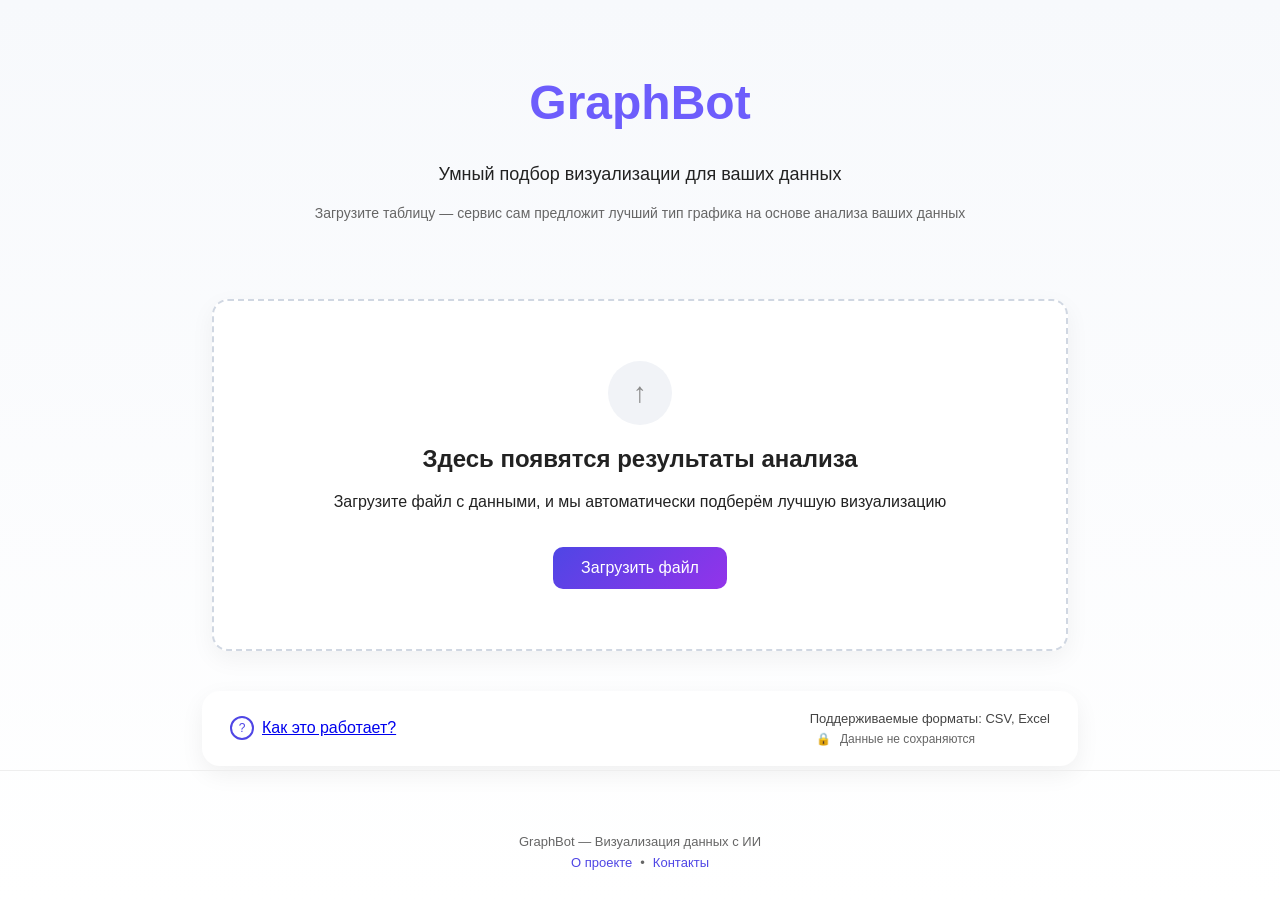
<file: site/index.html>
<!DOCTYPE html>
<html lang="ru">
<head>
    <meta charset="UTF-8">
    <title>GraphBot</title>

    <!-- Подключение файла стилей, где описан внешний вид всех элементов -->
    <link rel="stylesheet" href="style.css">
</head>
<body>

    <!-- Основной контейнер всей страницы (обёртка сайта) -->
    <div class="page">

        <!-- Верхний главный блок сайта с названием и описанием сервиса -->
        <section class="hero">

            <!-- Название сервиса (логотип текстом) -->
            <h1 class="logo">GraphBot</h1>

            <!-- Короткий слоган под названием -->
            <p class="tagline">Умный подбор визуализации для ваших данных</p>

            <!-- Подробное пояснение что делает сервис -->
            <p class="subtitle">
                Загрузите таблицу — сервис сам предложит лучший тип графика на основе анализа ваших данных
            </p>

        </section>

        <!-- Блок с большой карточкой загрузки данных -->
        <section class="upload-card">

            <!-- Карточка с пунктирной рамкой и кнопкой загрузки -->
            <div class="upload-box">

                <!-- Круглая иконка со стрелкой загрузки -->
                <div class="upload-icon">

                    <!-- Символ стрелки внутри иконки -->
                    <span class="arrow">↑</span>

                </div>

                <!-- Заголовок области результата -->
                <h2>Здесь появятся результаты анализа</h2>

                <!-- Описание что нужно сделать пользователю -->
                <p>Загрузите файл с данными, и мы автоматически подберём лучшую визуализацию</p>

                <!-- Кнопка открытия всплывающего окна загрузки -->
                <button class="upload-button" onclick="openModal()">Загрузить файл</button>

            </div>

        </section>

        <section class="loading-card" id="loadingCard">

            <div class="loader"></div>

            <h3>Анализируем данные...</h3>
            <p>Подбираем оптимальный тип графика</p>

        </section>

        <section class="result-card" id="resultCard" style="display:none;">

            <h2>Результаты анализа</h2>

        
            <div class="analysis-container">

                <!-- БЛОК ГРАФИКА -->
                <div id="chart-container" style="text-align:center; margin-bottom: 30px;">
                    <!-- сюда будет вставляться график -->
                </div>

                <!-- БЛОК КНОПОК -->
                <div id="chart-buttons" style="text-align:center;">
                    <!-- сюда генерируются кнопки -->
                </div>

            </div>


            <button class="download-btn">Скачать график</button>

            <!-- КНОПКИ УПРАВЛЕНИЯ — ВНУТРИ result-card -->
            <div class="chart-actions">
                <button>Другой тип</button>
                <button>Настроить цвета</button>
                <button>Исключить типы</button>
                <button class="primary">Новый файл</button>
            </div>

        </section>

        <!-- Нижняя информационная панель под карточкой -->
        <section class="info-bar">

            <!-- Левая часть панели — ссылка "Как это работает?" -->
            <div class="info-left">

                <!-- Кружок со знаком вопроса -->
                <span class="question-icon">?</span>

                <a href="how.html">Как это работает?</a>

            </div>

            <!-- Правая часть панели с форматами и безопасностью -->
            <div class="info-right">

                <!-- Текст поддерживаемых форматов файлов -->
                <span>Поддерживаемые форматы: CSV, Excel</span>

                <!-- Строка про безопасность данных -->
                <span class="secure">

                    <!-- Иконка замка -->
                    <span class="lock-icon">🔒</span>

                    Данные не сохраняются

                </span>

            </div>

        </section>

        <!-- Подвал сайта -->
        <footer class="footer">

            <!-- Название сервиса в подвале -->
            <p class="footer-title">GraphBot — Визуализация данных с ИИ</p>

            <!-- Ссылки на дополнительные страницы -->
            <div class="footer-links">

                <a href="#">О проекте</a>
                <span>•</span>
                <a href="#">Контакты</a>

            </div>

        </footer>

    </div>

    <!-- Затемнённый фон для модального окна загрузки -->
    <div class="modal-overlay" id="uploadModal">

        <!-- Само всплывающее окно -->
        <div class="modal">

            <!-- Верхняя панель модального окна -->
            <div class="modal-header">

                <!-- Заголовок окна -->
                <h3>Загрузить файл</h3>

                <!-- Кнопка закрытия (крестик) -->
                <span class="modal-close" onclick="closeModal()">✕</span>

            </div>

            <!-- Основная часть модального окна -->
            <div class="modal-body">

                <!-- Область drag & drop загрузки файла -->
                <div class="drop-zone">

                    <!-- Круглая иконка загрузки -->
                    <div class="drop-icon">⬆</div>

                    <!-- Основная надпись -->
                    <p class="drop-main">Перетащите файл сюда</p>

                    <!-- Альтернативный способ выбора файла -->
                    <p class="drop-sub">
                        или <span class="drop-link" onclick="openFile()">нажмите, чтобы выбрать файл</span>
                    </p>

                    <input type="file" id="fileInput" hidden accept=".csv,.xls,.xlsx">

                </div>

                <!-- Информация о форматах и ограничениях -->
                <p class="modal-info">
                    Поддерживаются файлы CSV и Excel (.xlsx, .xls)<br>
                    Максимальный размер файла: 10 MB
                </p>

            </div>

            <!-- Нижняя панель с кнопками -->
            <div class="modal-footer">

                <!-- Кнопка закрытия окна -->
                <button class="btn-cancel" onclick="closeModal()">Отмена</button>

                <!-- Кнопка подтверждения -->
                <button class="btn-primary">Продолжить</button>

            </div>

        </div>

    </div>

    <!-- Скрипты управления открытием и закрытием модального окна -->
    <script>

        let selectedFile = null

        function openModal() {
            document.getElementById("uploadModal").style.display = "flex"
        }

        function closeModal() {
            document.getElementById("uploadModal").style.display = "none"
        }

        function openFile() {
            document.getElementById("fileInput").click()
        }

        const dropZone = document.querySelector(".drop-zone")
        const fileInput = document.getElementById("fileInput")

        fileInput.addEventListener("change", e => {
            selectedFile = e.target.files[0]
            showFile(selectedFile)
        })

        dropZone.addEventListener("dragover", e => {
            e.preventDefault()
        })

        dropZone.addEventListener("drop", e => {
            e.preventDefault()
            selectedFile = e.dataTransfer.files[0]
            showFile(selectedFile)
        })

        async function showFile(file) {
            if (!file) return

            closeModal()

            document.querySelector(".upload-card").style.display = "none"
            document.getElementById("loadingCard").style.display = "block"

            const formData = new FormData()
            formData.append("file", file)

            const response = await fetch("/analyze", {
                method: "POST",
                body: formData
            })

            const data = await response.json()

            window.sessionId = data.session_id
            window.recommendations = data.recommendations

            document.getElementById("loadingCard").style.display = "none"
            document.getElementById("resultCard").style.display = "block"

            renderChartOptions()
        }

        function renderChartOptions() {

            const container = document.getElementById("chart-buttons")
            container.innerHTML = ""

            window.recommendations.forEach((rec, index) => {

                const wrapper = document.createElement("div")
                wrapper.style.marginBottom = "15px"

                const btn = document.createElement("button")
                btn.innerText = rec.type
                btn.classList.add("chart-option-btn")
                btn.onclick = () => buildChart(index)

                const desc = document.createElement("div")
                desc.innerText = rec.why
                desc.style.fontSize = "14px"
                desc.style.color = "#666"
                desc.style.marginTop = "5px"

                wrapper.appendChild(btn)
                wrapper.appendChild(desc)

                container.appendChild(wrapper)
            })
        }


        async function buildChart(index) {

            const response = await fetch("/build_chart", {
                method: "POST",
                headers: {
                    "Content-Type": "application/json"
                },
                body: JSON.stringify({
                    session_id: window.sessionId,
                    chart_index: index
                })
            })
            const blob = await response.blob()
            const url = URL.createObjectURL(blob)
            // const data = await response.json();

            const chartContainer = document.getElementById("chart-container");

            // УДАЛЯЕМ старый график
            chartContainer.innerHTML = "";

            // Создаем новый img
            const img = document.createElement("img");
            img.src = url; // защита от кэша
            img.style.maxWidth = "800px";
            img.style.borderRadius = "10px";

            chartContainer.appendChild(img);
        }


    </script>

</body>
</html>
</file>
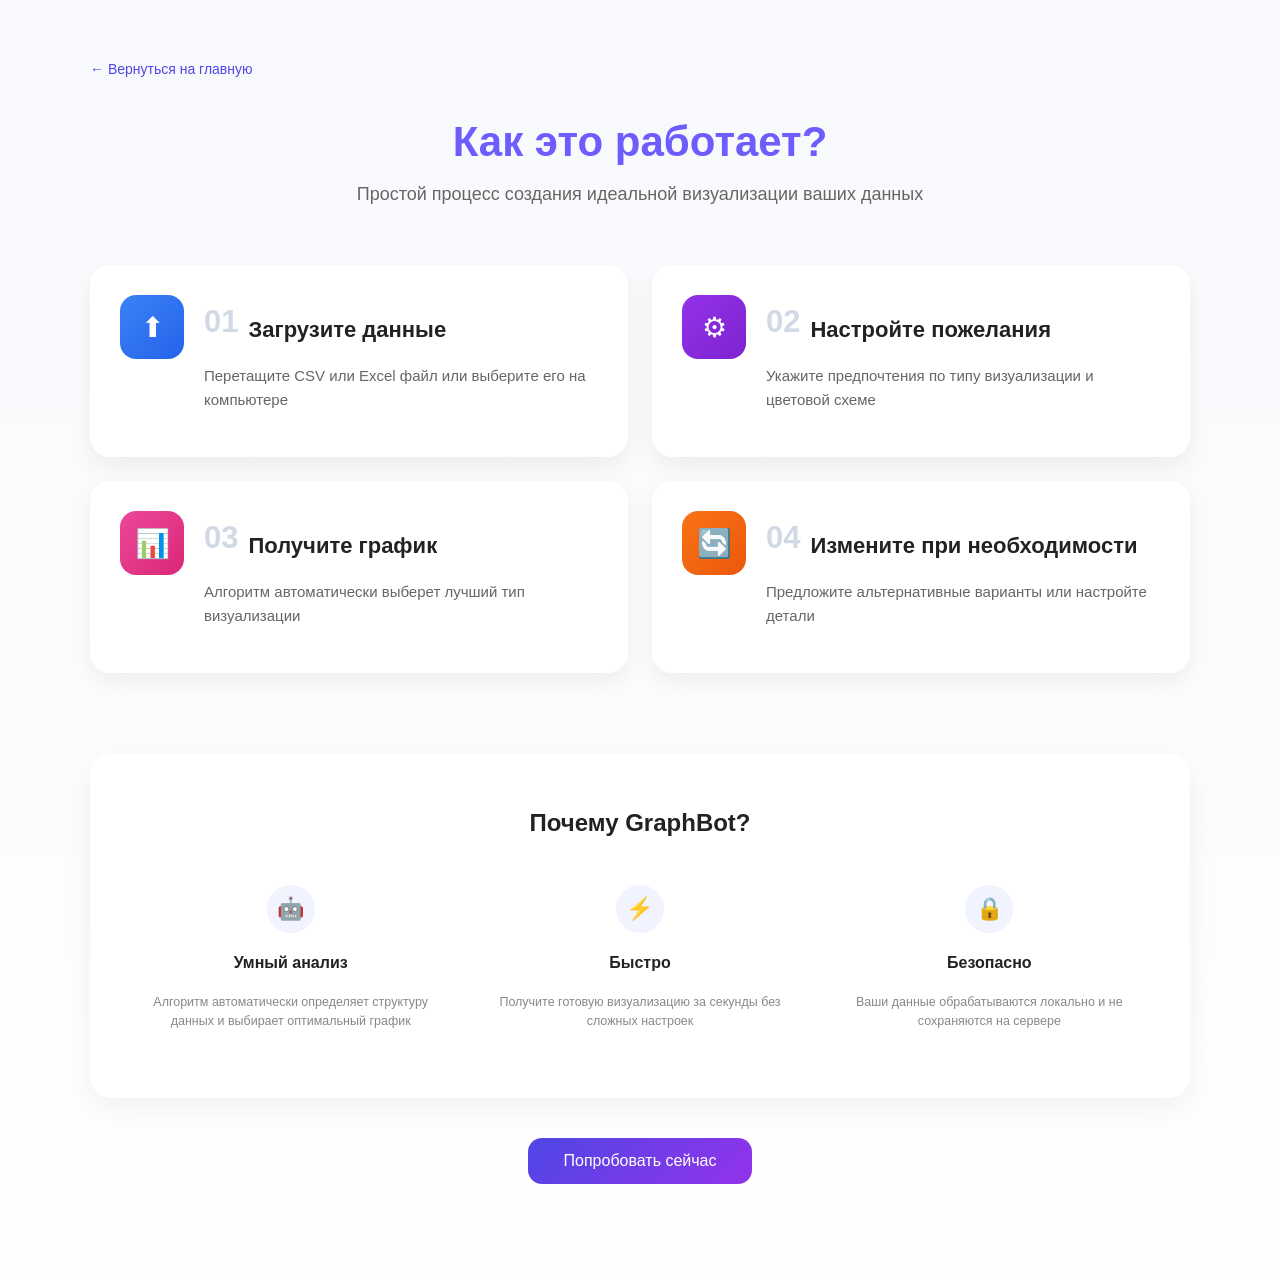
<file: site/how.html>
<!DOCTYPE html>
<html lang="ru">
<head>
    <meta charset="UTF-8">
    <title>Как это работает — GraphBot</title>
    <link rel="stylesheet" href="style.css">
</head>
<body>

    <div class="how-page">

        <a href="index.html" class="back-link">← Вернуться на главную</a>

        <section class="how-hero">
            <h1 class="how-title">Как это работает?</h1>
            <p class="how-subtitle">
                Простой процесс создания идеальной визуализации ваших данных
            </p>
        </section>

        <section class="steps">

            <div class="step-card">
                <div class="step-icon blue">⬆</div>
                <div>
                    <div class="step-header">
                        <span class="step-number">01</span>
                        <h3 class="step-title">Загрузите данные</h3>
                    </div>
                    <p class="step-text">
                        Перетащите CSV или Excel файл или выберите его на компьютере
                    </p>
                </div>
            </div>

            <div class="step-card">
                <div class="step-icon purple">⚙</div>
                <div>
                    <div class="step-header">
                        <span class="step-number">02</span>
                        <h3 class="step-title">Настройте пожелания</h3>
                    </div>
                    <p class="step-text">
                        Укажите предпочтения по типу визуализации и цветовой схеме
                    </p>
                </div>
            </div>

            <div class="step-card">
                <div class="step-icon pink">📊</div>
                <div>
                    <div class="step-header">
                        <span class="step-number">03</span>
                        <h3 class="step-title">Получите график</h3>
                    </div>
                    <p class="step-text">
                        Алгоритм автоматически выберет лучший тип визуализации
                    </p>
                </div>
            </div>

            <div class="step-card">
                <div class="step-icon orange">🔄</div>
                <div>
                    <div class="step-header">
                        <span class="step-number">04</span>
                        <h3 class="step-title">Измените при необходимости</h3>
                    </div>
                    <p class="step-text">
                        Предложите альтернативные варианты или настройте детали
                    </p>
                </div>
            </div>

        </section>

        <section class="why-block">

            <div class="why-card">

                <h2>Почему GraphBot?</h2>

                <div class="why-grid">

                    <div class="why-item">
                        <div class="why-circle">🤖</div>
                        <h4>Умный анализ</h4>
                        <p>
                            Алгоритм автоматически определяет структуру данных
                            и выбирает оптимальный график
                        </p>
                    </div>

                    <div class="why-item">
                        <div class="why-circle">⚡</div>
                        <h4>Быстро</h4>
                        <p>
                            Получите готовую визуализацию за секунды
                            без сложных настроек
                        </p>
                    </div>

                    <div class="why-item">
                        <div class="why-circle">🔒</div>
                        <h4>Безопасно</h4>
                        <p>
                            Ваши данные обрабатываются локально
                            и не сохраняются на сервере
                        </p>
                    </div>

                </div>

            </div>

            <button class="try-button" onclick="location.href='index.html'">
                Попробовать сейчас
            </button>

        </section>

    </div>

</body>
</html>
</file>
<file: site/style.css>
/* Общие настройки страницы: убираем отступы браузера, задаём шрифт и фон */
body {
    margin: 0;
    font-family: Arial, sans-serif;
    background: linear-gradient(#f7f9fc, #ffffff); /* плавный светлый фон */
    color: #222; /* основной цвет текста */
}


/* Основной контейнер сайта — растягивается на весь экран и выстраивает блоки вертикально */
.page {
    min-height: 100vh;
    display: flex;
    flex-direction: column;
    align-items: center;
}


/* Верхний блок с названием и описанием */
.hero {
    text-align: center;       /* текст по центру */
    margin-top: 25px;         /* отступ сверху */
    max-width: 800px;         /* ограничение ширины */
    line-height: 1.6;         /* расстояние между строками */
}


/* Название ChartBot */
.logo {
    font-size: 48px;          /* крупный текст */
    color: #6d5dfc;           /* фиолетовый цвет */
    margin-bottom: 10px;
}


/* Короткий слоган */
.tagline {
    font-size: 18px;
    margin-bottom: 8px;
}


/* Дополнительное описание */
.subtitle {
    font-size: 14px;
    color: #666;              /* серый для мягкости */
}


/* Блок карточки загрузки */
.upload-card {
    margin-top: 60px;
}


/* Основная карточка загрузки файла */
.upload-box {
    border: 2px dashed #d0d7e2;          /* пунктирная рамка */
    border-radius: 16px;                /* скругление углов */
    padding: 60px 120px;                /* внутренние отступы */
    text-align: center;
    background: white;
    box-shadow: 0 8px 25px rgba(0,0,0,0.05); /* тень */
    max-width: 900px;
}


/* Круглая иконка загрузки */
.upload-icon {
    width: 64px;
    height: 64px;
    margin: 0 auto 20px;
    border-radius: 50%;        /* делает круг */
    background: #f1f3f7;
    display: flex;
    align-items: center;
    justify-content: center;
}


/* Стрелка внутри круга */
.upload-icon .arrow {
    font-size: 28px;
    color: #8b8b8b;
}


/* Кнопка "Загрузить файл" */
.upload-button {
    margin-top: 20px;
    background: linear-gradient(135deg, #4f46e5, #9333ea); /* градиент */
    border: none;
    color: white;
    padding: 12px 28px;
    border-radius: 10px;
    font-size: 16px;
    cursor: pointer;
}


/* Эффект наведения на кнопку */
.upload-button:hover {
    opacity: 0.9; /* немного прозрачнее */
}


/* Информационная панель под карточкой */
.info-bar {
    margin-top: 40px;
    width: 820px;
    background: white;
    padding: 20px 28px;
    border-radius: 18px;
    box-shadow: 0 8px 24px rgba(0,0,0,0.06);
    display: flex;
    justify-content: space-between;
    align-items: center;
}


/* Левая часть панели "Как это работает?" */
.info-left {
    display: flex;
    align-items: center;
    gap: 8px;
    color: #4f46e5;
    font-weight: 500;
    cursor: pointer;
}


/* Правая часть панели с форматами */
.info-right {
    display: flex;
    flex-direction: column;
    gap: 6px;
    font-size: 13px;
    color: #444;
}


/* Текст про безопасность данных */
.info-right .secure {
    color: #666;
    font-size: 12px;
}


/* Кружок с вопросом */
.question-icon {
    display: inline-flex;
    width: 20px;
    height: 20px;
    border-radius: 50%;
    border: 2px solid #4f46e5;
    color: #4f46e5;
    align-items: center;
    justify-content: center;
    font-size: 12px;
}


/* Отступ у иконки замка */
.lock-icon {
    margin: 0 6px;
}


/* Подвал сайта */
.footer {
    margin-top: auto;
    padding: 50px 0 30px;
    text-align: center;
    font-size: 13px;
    color: #666;
    border-top: 1px solid #eee;
    width: 100%;
}


/* Заголовок подвала */
.footer-title {
    font-weight: 500;
    margin-bottom: 6px;
}


/* Авторские права */
.footer-copy {
    margin-bottom: 8px;
}


/* Контейнер ссылок подвала */
.footer-links {
    display: flex;
    justify-content: center;
    gap: 8px;
}


/* Стили ссылок */
.footer-links a {
    color: #4f46e5;
    text-decoration: none;
}


/* Подчёркивание при наведении */
.footer-links a:hover {
    text-decoration: underline;
}


/* Затемнение фона при открытой модалке */
.modal-overlay {
    position: fixed;
    inset: 0;
    background: rgba(0,0,0,0.45);
    display: none;
    justify-content: center;
    align-items: center;
    z-index: 1000;
}


/* Окно загрузки файла */
.modal {
    background: white;
    width: 560px;
    border-radius: 16px;
    box-shadow: 0 20px 40px rgba(0,0,0,0.2);
    overflow: hidden;
}


/* Верхняя панель модального окна */
.modal-header {
    display: flex;
    justify-content: space-between;
    align-items: center;
    padding: 16px 20px;
    border-bottom: 1px solid #eee;
}


/* Кнопка закрытия */
.modal-close {
    cursor: pointer;
    font-size: 18px;
    color: #888;
}


/* Основное содержимое окна */
.modal-body {
    padding: 24px;
}


/* 👉 Зона перетаскивания файла (drag & drop) */
.drop-zone {
    transition: 0.2s ease;           /* плавное изменение цвета */
    border: 2px dashed #d0d7e2;      /* пунктирная рамка */
    border-radius: 14px;             /* скругление углов */
    padding: 50px;                   /* внутренний отступ */
    text-align: center;
}


/* Подсветка зоны при наведении */
.drop-zone:hover {
    border-color: #4f46e5;           /* рамка становится синей */
    background: #f5f7ff;             /* лёгкий синий фон */
}


/* Круглая иконка внутри дроп-зоны */
.drop-icon {
    width: 48px;
    height: 48px;
    border-radius: 50%;
    background: #eef2ff;
    display: flex;
    align-items: center;
    justify-content: center;
    margin: 0 auto 14px;
    color: #4f46e5;
    font-size: 22px;
}


/* Основный текст дроп-зоны */
.drop-main {
    font-weight: 500;
}


/* Второстепенный текст */
.drop-sub {
    font-size: 14px;
    color: #666;
}


/* Ссылка выбора файла */
.drop-link {
    color: #4f46e5;
    cursor: pointer;
}


/* Информация под дроп-зоной */
.modal-info {
    margin-top: 18px;
    font-size: 12px;
    color: #777;
    text-align: center;
}


/* Нижняя панель кнопок */
.modal-footer {
    display: flex;
    justify-content: flex-end;
    gap: 12px;
    padding: 16px 20px;
    border-top: 1px solid #eee;
}


/* Кнопка отмены */
.btn-cancel {
    background: none;
    border: none;
    color: #666;
    cursor: pointer;
}


/* Основная кнопка продолжения */
.btn-primary {
    background: linear-gradient(135deg, #4f46e5, #9333ea);
    border: none;
    color: white;
    padding: 10px 22px;
    border-radius: 10px;
    cursor: pointer;
}

/* ===============================
   Страница "Как это работает"
=================================*/

.how-page {
    max-width: 1100px;
    margin: 0 auto;
    padding: 60px 20px 100px;
}

/* Ссылка назад */
.back-link {
    color: #4f46e5;
    text-decoration: none;
    font-size: 14px;
}

    .back-link:hover {
        text-decoration: underline;
    }

/* Заголовок */
.how-hero {
    text-align: center;
    margin-top: 40px;
    margin-bottom: 60px;
}

    .how-hero h1 {
        font-size: 42px;
        color: #6d5dfc;
    }

    .how-hero p {
        color: #666;
    }

/* Сетка шагов */
.steps {
    display: grid;
    grid-template-columns: repeat(2, 1fr);
    gap: 24px;
}


/* Иконка шага */
.step-icon {
    width: 64px;
    height: 64px;
    border-radius: 16px;
    display: flex;
    align-items: center;
    justify-content: center;
    font-size: 28px;
    color: white;
    flex-shrink: 0;
}

    .step-icon.blue {
        background: linear-gradient(135deg, #3b82f6, #2563eb);
    }

    .step-icon.purple {
        background: linear-gradient(135deg, #9333ea, #7e22ce);
    }

    .step-icon.pink {
        background: linear-gradient(135deg, #ec4899, #db2777);
    }

    .step-icon.orange {
        background: linear-gradient(135deg, #f97316, #ea580c);
    }


/* Почему ChartBot */
.why-block {
    margin-top: 80px;
    text-align: center;
}

.why-items {
    margin-top: 40px;
    display: flex;
    justify-content: space-between;
    gap: 24px;
}

.why-item {
    padding: 20px;
    flex: 1;
}

.why-icon {
    font-size: 28px;
    margin-bottom: 12px;
}

/* Кнопка */
.try-button {
    margin-top: 40px;
    background: linear-gradient(135deg, #4f46e5, #9333ea);
    border: none;
    color: white;
    padding: 14px 36px;
    border-radius: 14px;
    cursor: pointer;
    font-size: 16px;
}

.how-title {
    text-align: center;
    font-size: 48px;
    font-weight: 700;
    color: #6d5dfc;
    margin-bottom: 12px;
}

.how-subtitle {
    text-align: center;
    font-size: 18px;
    color: #666;
    margin-bottom: 50px;
}

.step-card {
    background: white;
    padding: 30px;
    border-radius: 20px;
    box-shadow: 0 10px 25px rgba(0,0,0,0.06);
    display: flex;
    gap: 20px;
    align-items: flex-start;
}

.step-number {
    font-size: 31px;
    font-weight: 800;
    color: #d1d9e6;
}

.step-title {
    font-size: 22px;
    font-weight: 600;
    margin-bottom: 6px;
}

.step-text {
    font-size: 15px;
    color: #666;
    line-height: 1.6;
}

.step-header {
    display: flex;
    align-items: center;
    gap: 10px;
}
.why-card {
    background: white;
    padding: 36px 40px;
    border-radius: 22px;
    box-shadow: 0 10px 30px rgba(0,0,0,0.06);
}

.why-grid {
    margin-top: 28px;
    display: grid;
    grid-template-columns: repeat(3, 1fr);
    gap: 28px;
}

.why-circle {
    width: 48px;
    height: 48px;
    border-radius: 50%;
    background: #f1f3ff;
    display: flex;
    align-items: center;
    justify-content: center;
    font-size: 22px;
    margin: 0 auto 14px;
}

.why-item p {
    color: #888;
    line-height: 1.45;
    font-size: 12.5px;
}

.result-card {
    margin-top: 60px;
    background: white;
    padding: 40px;
    border-radius: 22px;
    box-shadow: 0 10px 30px rgba(0,0,0,0.06);
    width: 900px;
}

.result-explain {
    background: #f1f6ff;
    border-radius: 12px;
    padding: 14px;
    margin: 20px 0;
    color: #333;
}

.chart-placeholder {
    height: 300px;
    border-radius: 14px;
    background: #f5f5f5;
    display: flex;
    align-items: center;
    justify-content: center;
    color: #888;
    font-size: 18px;
}

.result-card {
    background: white;
    padding: 32px;
    border-radius: 22px;
    box-shadow: 0 10px 30px rgba(0,0,0,0.06);
    max-width: 900px;
    margin: 40px auto;
}

.result-reason {
    background: #f3f7ff;
    border: 1px solid #cfe0ff;
    padding: 16px;
    border-radius: 12px;
    margin-bottom: 24px;
    font-size: 14px;
}

.result-chart {
    height: 360px;
    border-radius: 16px;
    background: #f6f7fb;
    display: flex;
    align-items: center;
    justify-content: center;
    color: #777;
}

.download-btn {
    margin-top: 16px;
    background: #4f46e5;
    color: white;
    border: none;
    padding: 10px 20px;
    border-radius: 10px;
    cursor: pointer;
}

.chart-actions {
    display: flex;
    gap: 12px;
    justify-content: center;
    margin-top: 30px;
}

    .chart-actions button {
        padding: 12px 20px;
        border-radius: 12px;
        border: 1px solid #ddd;
        background: white;
        cursor: pointer;
        font-size: 14px;
    }

        .chart-actions button:hover {
            background: #f3f5ff;
        }

    .chart-actions .primary {
        background: linear-gradient(135deg, #4f46e5, #9333ea);
        color: white;
        border: none;
    }

    .chart-actions button:hover {
        background: #f5f5f5;
    }

    .chart-actions .primary:hover {
        background: linear-gradient(135deg, #4338ca, #7e22ce);
        opacity: 1;
    }

.loading-card {
    display: none;
    margin-top: 60px;
    background: white;
    padding: 50px;
    border-radius: 22px;
    box-shadow: 0 10px 30px rgba(0,0,0,0.06);
    text-align: center;
    width: 600px;
}

.loader {
    width: 60px;
    height: 60px;
    border: 6px solid #eee;
    border-top: 6px solid #6d5dfc;
    border-radius: 50%;
    animation: spin 1s linear infinite;
    margin: 0 auto 20px;
}

@keyframes spin {
    from {
        transform: rotate(0deg);
    }

    to {
        transform: rotate(360deg);
    }
}
</file>
